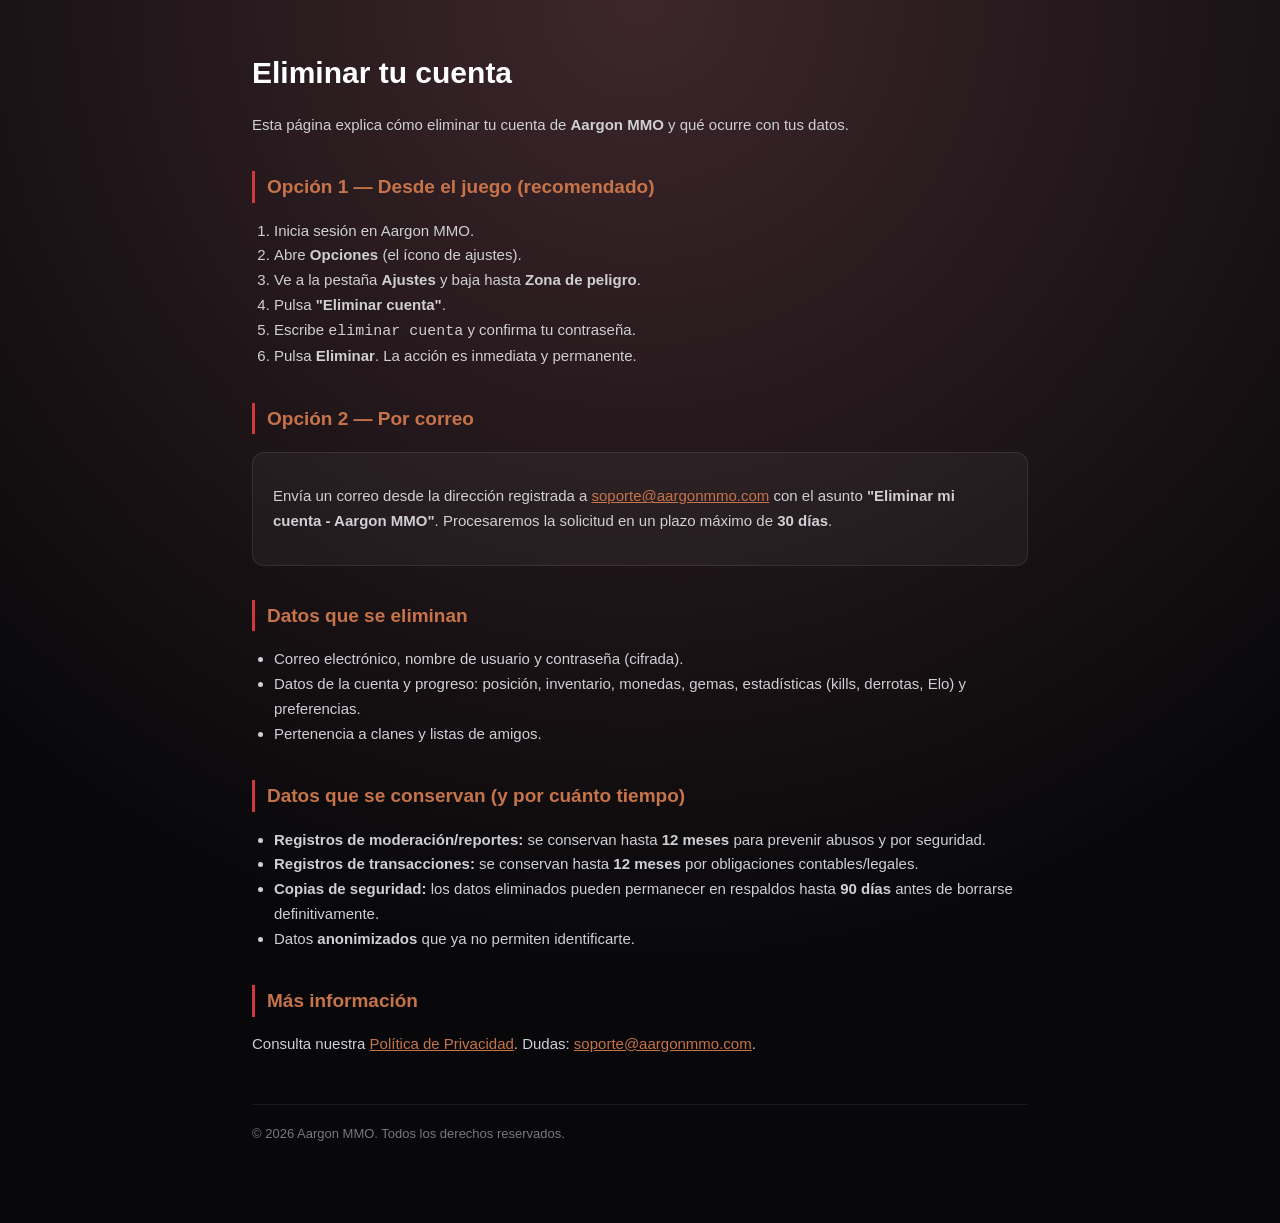
<file: delete-account.html>
<!DOCTYPE html>
<html lang="es">
<head>
<meta charset="UTF-8">
<meta name="viewport" content="width=device-width, initial-scale=1.0">
<title>Eliminar tu cuenta - Aargon MMO</title>
<style>
    :root { --accent: #d1383b; --accent2: #c7734a; }
    * { box-sizing: border-box; }
    body {
        margin: 0;
        background: radial-gradient(circle at top, rgba(40, 15, 20, 0.9) 0%, #08080a 70%);
        color: #e8e8ea; font-family: -apple-system, BlinkMacSystemFont, 'Segoe UI', Roboto, sans-serif;
        line-height: 1.65; min-height: 100vh;
    }
    .wrap { max-width: 820px; margin: 0 auto; padding: 48px 22px 80px; }
    h1 { font-size: 30px; margin: 0 0 6px; color: #fff; }
    h2 { font-size: 19px; margin: 34px 0 10px; color: var(--accent2); border-left: 3px solid var(--accent); padding-left: 12px; }
    p, li { font-size: 15px; color: #cfcfd4; }
    ul, ol { padding-left: 22px; }
    a { color: var(--accent2); }
    .card { background: rgba(255,255,255,0.04); border: 1px solid rgba(255,255,255,0.09); border-radius: 12px; padding: 16px 20px; margin: 18px 0; }
    footer { margin-top: 48px; font-size: 13px; color: #77777d; border-top: 1px solid rgba(255,255,255,0.08); padding-top: 18px; }
</style>
</head>
<body>
<div class="wrap">
    <h1>Eliminar tu cuenta</h1>
    <p>Esta página explica cómo eliminar tu cuenta de <strong>Aargon MMO</strong> y qué ocurre con tus datos.</p>

    <h2>Opción 1 — Desde el juego (recomendado)</h2>
    <ol>
        <li>Inicia sesión en Aargon MMO.</li>
        <li>Abre <strong>Opciones</strong> (el ícono de ajustes).</li>
        <li>Ve a la pestaña <strong>Ajustes</strong> y baja hasta <strong>Zona de peligro</strong>.</li>
        <li>Pulsa <strong>"Eliminar cuenta"</strong>.</li>
        <li>Escribe <code>eliminar cuenta</code> y confirma tu contraseña.</li>
        <li>Pulsa <strong>Eliminar</strong>. La acción es inmediata y permanente.</li>
    </ol>

    <h2>Opción 2 — Por correo</h2>
    <div class="card">
        <p>Envía un correo desde la dirección registrada a <a href="mailto:soporte@aargonmmo.com?subject=Eliminar%20mi%20cuenta%20-%20Aargon%20MMO">soporte@aargonmmo.com</a> con el asunto <strong>"Eliminar mi cuenta - Aargon MMO"</strong>. Procesaremos la solicitud en un plazo máximo de <strong>30 días</strong>.</p>
    </div>

    <h2>Datos que se eliminan</h2>
    <ul>
        <li>Correo electrónico, nombre de usuario y contraseña (cifrada).</li>
        <li>Datos de la cuenta y progreso: posición, inventario, monedas, gemas, estadísticas (kills, derrotas, Elo) y preferencias.</li>
        <li>Pertenencia a clanes y listas de amigos.</li>
    </ul>

    <h2>Datos que se conservan (y por cuánto tiempo)</h2>
    <ul>
        <li><strong>Registros de moderación/reportes:</strong> se conservan hasta <strong>12 meses</strong> para prevenir abusos y por seguridad.</li>
        <li><strong>Registros de transacciones:</strong> se conservan hasta <strong>12 meses</strong> por obligaciones contables/legales.</li>
        <li><strong>Copias de seguridad:</strong> los datos eliminados pueden permanecer en respaldos hasta <strong>90 días</strong> antes de borrarse definitivamente.</li>
        <li>Datos <strong>anonimizados</strong> que ya no permiten identificarte.</li>
    </ul>

    <h2>Más información</h2>
    <p>Consulta nuestra <a href="privacy.html">Política de Privacidad</a>. Dudas: <a href="mailto:soporte@aargonmmo.com">soporte@aargonmmo.com</a>.</p>

    <footer>© <span id="yr"></span> Aargon MMO. Todos los derechos reservados.</footer>
</div>
<script>document.getElementById('yr').textContent = new Date().getFullYear();</script>
</body>
</html>
</file>
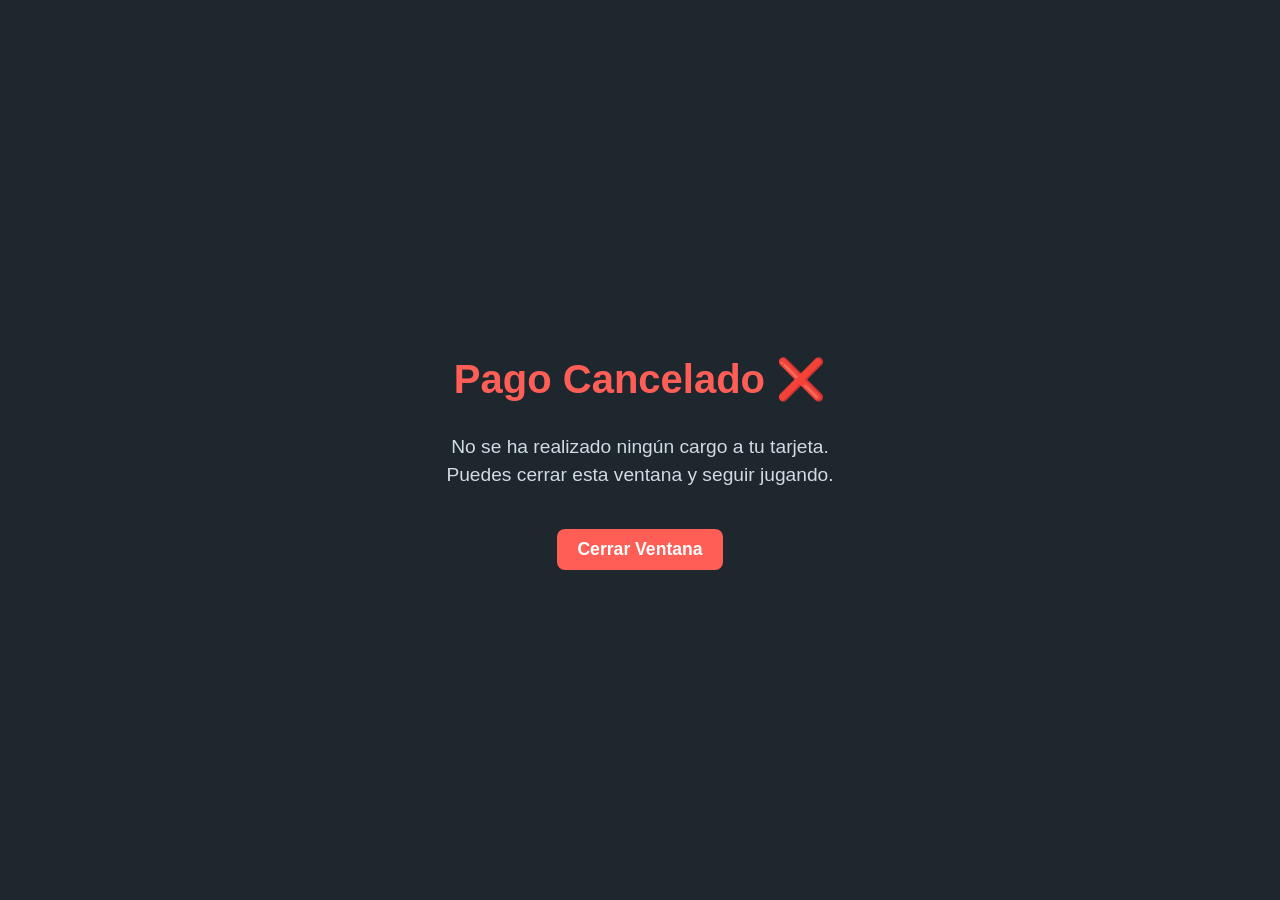
<file: payment_cancel.html>
<!DOCTYPE html>
<html lang="es">
<head>
    <meta charset="UTF-8">
    <meta name="viewport" content="width=device-width, initial-scale=1.0">
    <title>Pago Cancelado - Argems</title>
    <style>
        body { 
            background: #1e272e; 
            color: white; 
            font-family: 'Segoe UI', Tahoma, Geneva, Verdana, sans-serif; 
            display: flex; 
            flex-direction: column; 
            align-items: center; 
            justify-content: center; 
            height: 100vh; 
            margin: 0; 
            text-align: center; 
        }
        h1 { color: #ff5e57; font-size: 2.5rem; margin-bottom: 10px; }
        p { color: #d2dae2; font-size: 1.2rem; max-width: 400px; line-height: 1.5; }
        button {
            background: #ff5e57;
            color: white;
            border: none;
            padding: 10px 20px;
            font-size: 1.1rem;
            border-radius: 8px;
            margin-top: 20px;
            cursor: pointer;
            font-weight: bold;
        }
        button:hover { background: #ff3f34; }
    </style>
</head>
<body>
    <h1>Pago Cancelado ❌</h1>
    <p>No se ha realizado ningún cargo a tu tarjeta. Puedes cerrar esta ventana y seguir jugando.</p>
    <button onclick="window.close()">Cerrar Ventana</button>
    <script>
        // Intentar cerrar la ventana automáticamente después de 4 segundos
        setTimeout(() => {
            window.close();
        }, 4000);
    </script>
</body>
</html>
</file>
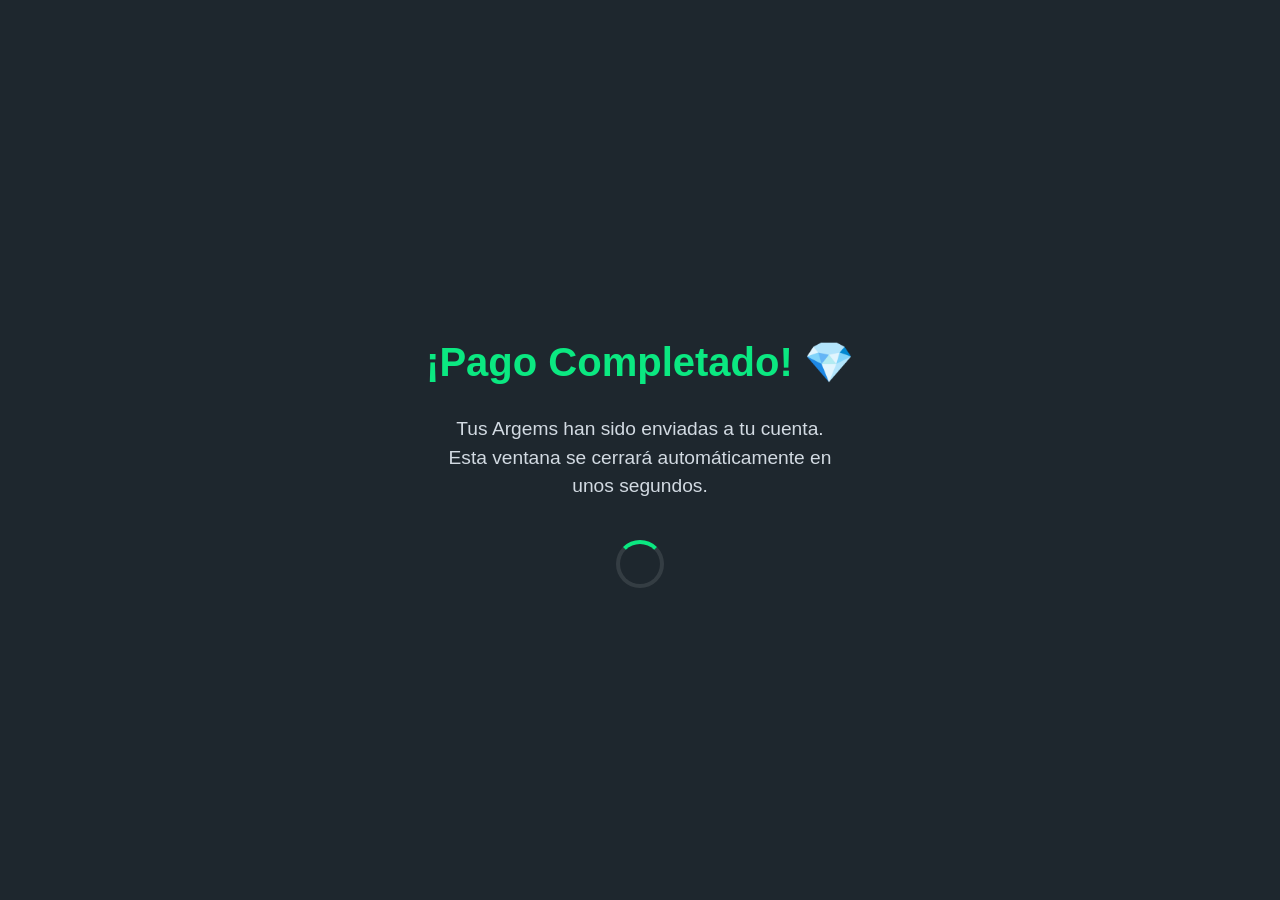
<file: payment_success.html>
<!DOCTYPE html>
<html lang="es">
<head>
    <meta charset="UTF-8">
    <meta name="viewport" content="width=device-width, initial-scale=1.0">
    <title>Pago Exitoso - Argems</title>
    <style>
        body { 
            background: #1e272e; 
            color: white; 
            font-family: 'Segoe UI', Tahoma, Geneva, Verdana, sans-serif; 
            display: flex; 
            flex-direction: column; 
            align-items: center; 
            justify-content: center; 
            height: 100vh; 
            margin: 0; 
            text-align: center; 
        }
        h1 { color: #0be881; font-size: 2.5rem; margin-bottom: 10px; }
        p { color: #d2dae2; font-size: 1.2rem; max-width: 400px; line-height: 1.5; }
        .loader {
            border: 4px solid rgba(255,255,255,0.1);
            border-top: 4px solid #0be881;
            border-radius: 50%;
            width: 40px;
            height: 40px;
            animation: spin 1s linear infinite;
            margin-top: 20px;
        }
        @keyframes spin { 0% { transform: rotate(0deg); } 100% { transform: rotate(360deg); } }
    </style>
</head>
<body>
    <h1>¡Pago Completado! 💎</h1>
    <p>Tus Argems han sido enviadas a tu cuenta. Esta ventana se cerrará automáticamente en unos segundos.</p>
    <div class="loader"></div>
    <script>
        // Intentar cerrar la ventana automáticamente después de 3 segundos
        setTimeout(() => {
            window.close();
        }, 3000);
    </script>
</body>
</html>
</file>
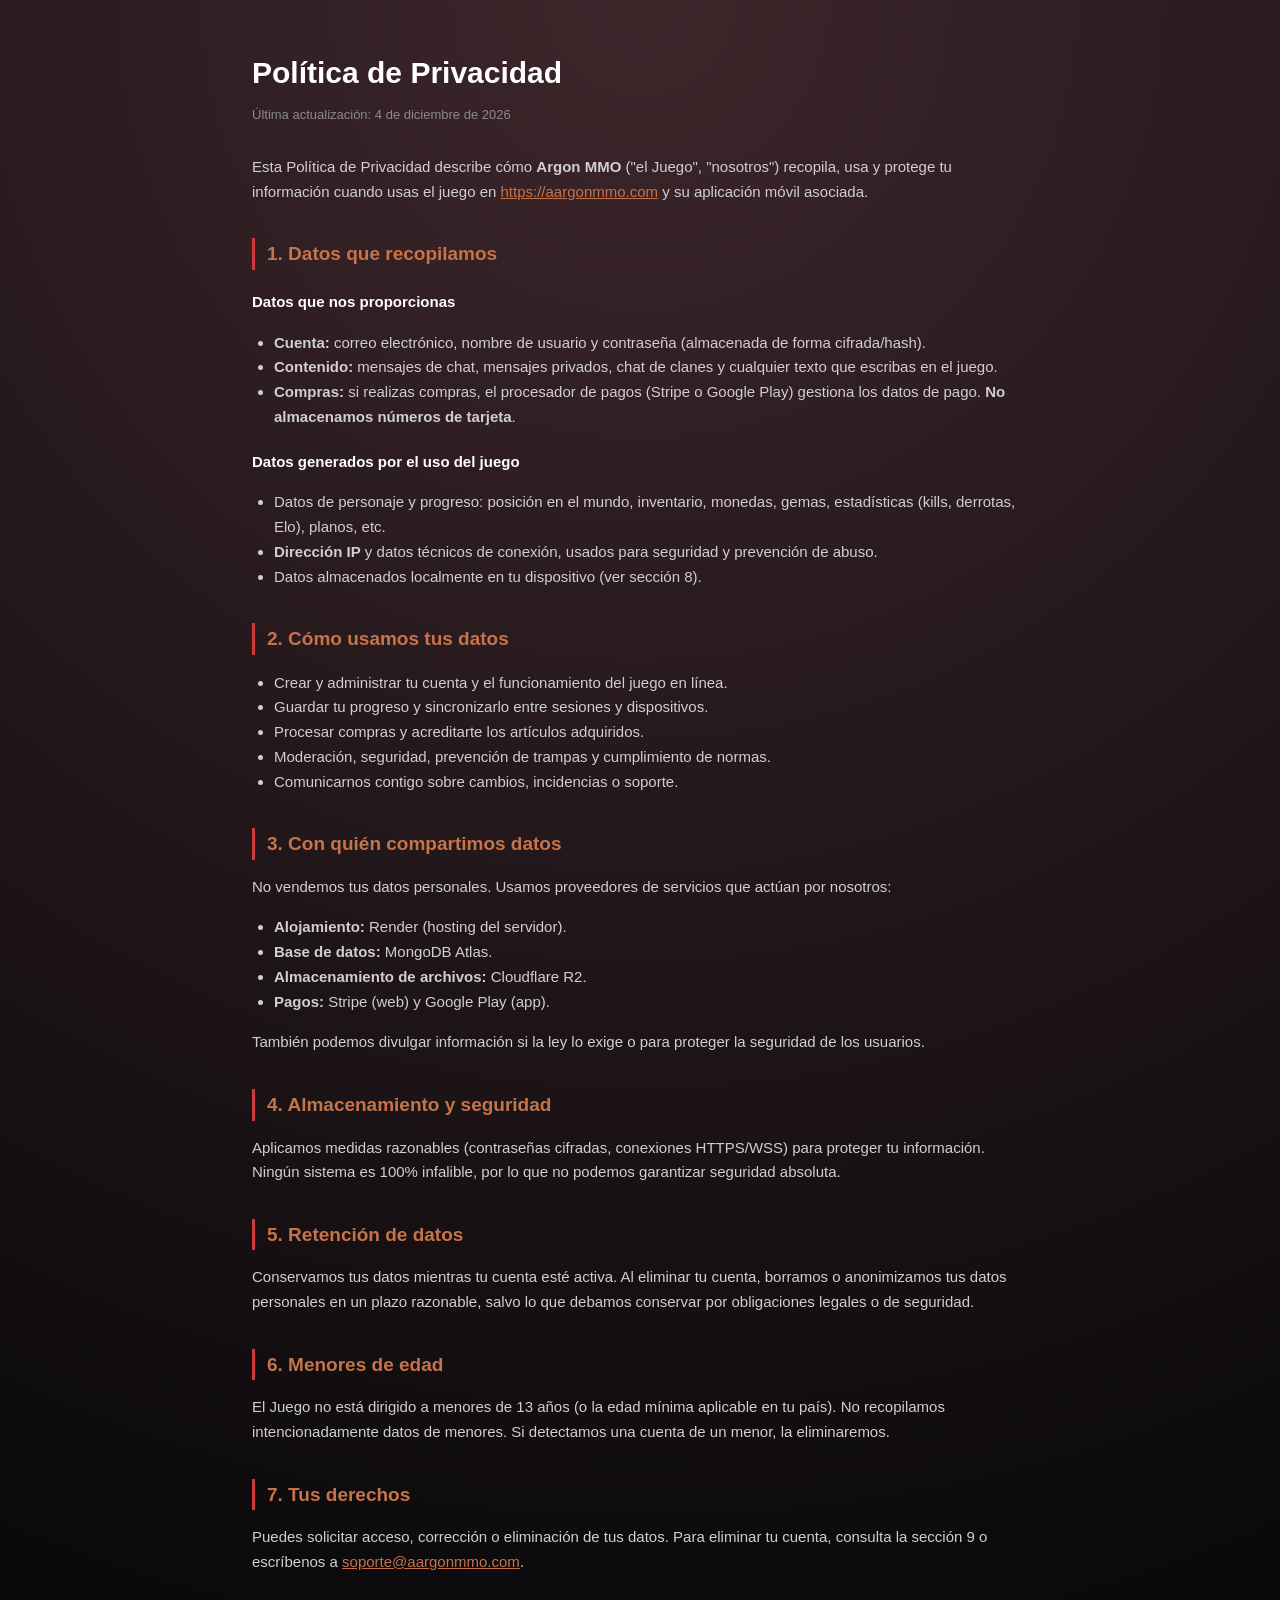
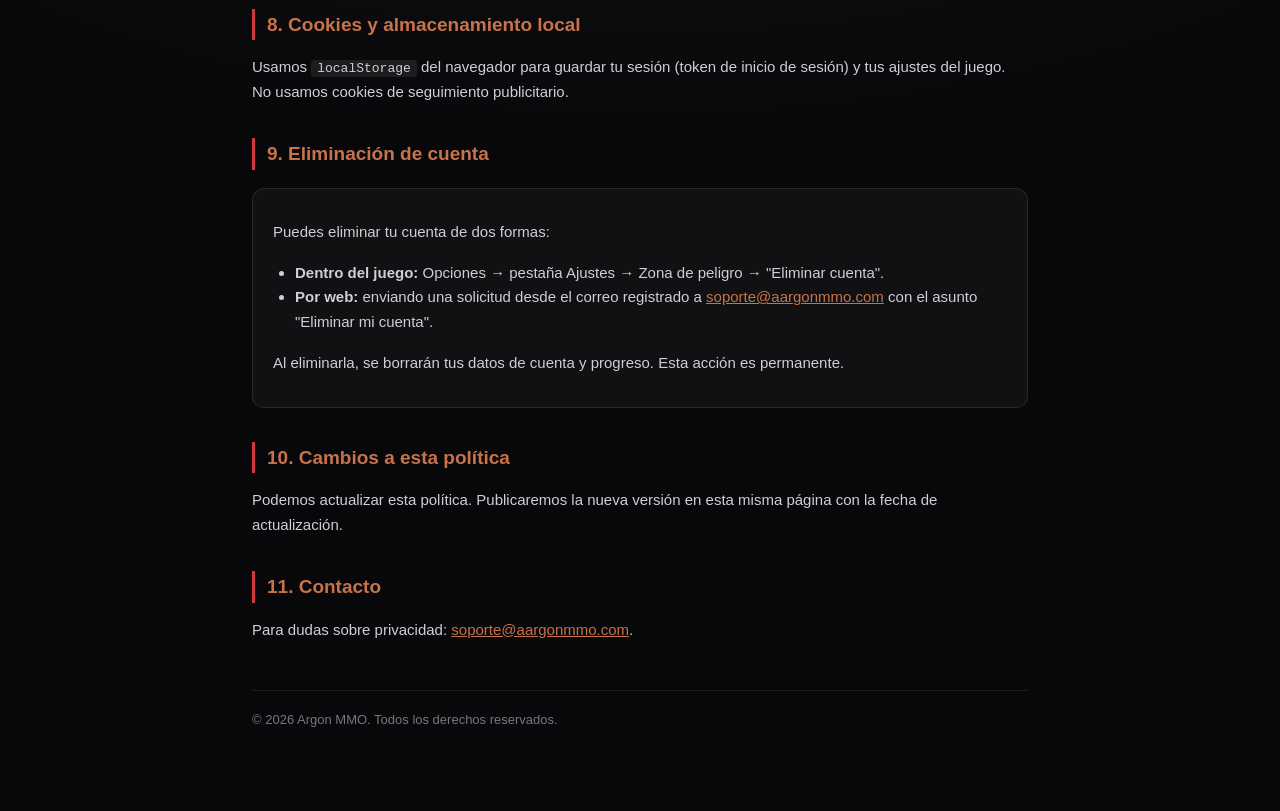
<file: privacy.html>
<!DOCTYPE html>
<html lang="es">
<head>
<meta charset="UTF-8">
<meta name="viewport" content="width=device-width, initial-scale=1.0">
<title>Política de Privacidad - Argon MMO</title>
<style>
    :root { --accent: #d1383b; --accent2: #c7734a; }
    * { box-sizing: border-box; }
    body {
        margin: 0;
        background: radial-gradient(circle at top, rgba(40, 15, 20, 0.9) 0%, #08080a 70%);
        color: #e8e8ea;
        font-family: -apple-system, BlinkMacSystemFont, 'Segoe UI', Roboto, sans-serif;
        line-height: 1.65;
        min-height: 100vh;
    }
    .wrap { max-width: 820px; margin: 0 auto; padding: 48px 22px 80px; }
    h1 { font-size: 30px; margin: 0 0 6px; color: #fff; }
    h2 { font-size: 19px; margin: 34px 0 10px; color: var(--accent2); border-left: 3px solid var(--accent); padding-left: 12px; }
    h3 { font-size: 15px; margin: 20px 0 6px; color: #fff; }
    p, li { font-size: 15px; color: #cfcfd4; }
    ul { padding-left: 22px; }
    a { color: var(--accent2); }
    .updated { font-size: 13px; color: #8a8a90; margin-bottom: 30px; }
    .card { background: rgba(255,255,255,0.04); border: 1px solid rgba(255,255,255,0.09); border-radius: 12px; padding: 16px 20px; margin: 18px 0; }
    code { background: rgba(255,255,255,0.08); padding: 1px 6px; border-radius: 4px; font-size: 13px; }
    footer { margin-top: 48px; font-size: 13px; color: #77777d; border-top: 1px solid rgba(255,255,255,0.08); padding-top: 18px; }
</style>
</head>
<body>
<div class="wrap">
    <h1>Política de Privacidad</h1>
    <div class="updated">Última actualización: <span id="upd">—</span></div>

    <p>Esta Política de Privacidad describe cómo <strong>Argon MMO</strong> ("el Juego", "nosotros") recopila, usa y protege tu información cuando usas el juego en <a href="https://aargonmmo.com">https://aargonmmo.com</a> y su aplicación móvil asociada.</p>

    <h2>1. Datos que recopilamos</h2>
    <h3>Datos que nos proporcionas</h3>
    <ul>
        <li><strong>Cuenta:</strong> correo electrónico, nombre de usuario y contraseña (almacenada de forma cifrada/hash).</li>
        <li><strong>Contenido:</strong> mensajes de chat, mensajes privados, chat de clanes y cualquier texto que escribas en el juego.</li>
        <li><strong>Compras:</strong> si realizas compras, el procesador de pagos (Stripe o Google Play) gestiona los datos de pago. <strong>No almacenamos números de tarjeta</strong>.</li>
    </ul>
    <h3>Datos generados por el uso del juego</h3>
    <ul>
        <li>Datos de personaje y progreso: posición en el mundo, inventario, monedas, gemas, estadísticas (kills, derrotas, Elo), planos, etc.</li>
        <li><strong>Dirección IP</strong> y datos técnicos de conexión, usados para seguridad y prevención de abuso.</li>
        <li>Datos almacenados localmente en tu dispositivo (ver sección 8).</li>
    </ul>

    <h2>2. Cómo usamos tus datos</h2>
    <ul>
        <li>Crear y administrar tu cuenta y el funcionamiento del juego en línea.</li>
        <li>Guardar tu progreso y sincronizarlo entre sesiones y dispositivos.</li>
        <li>Procesar compras y acreditarte los artículos adquiridos.</li>
        <li>Moderación, seguridad, prevención de trampas y cumplimiento de normas.</li>
        <li>Comunicarnos contigo sobre cambios, incidencias o soporte.</li>
    </ul>

    <h2>3. Con quién compartimos datos</h2>
    <p>No vendemos tus datos personales. Usamos proveedores de servicios que actúan por nosotros:</p>
    <ul>
        <li><strong>Alojamiento:</strong> Render (hosting del servidor).</li>
        <li><strong>Base de datos:</strong> MongoDB Atlas.</li>
        <li><strong>Almacenamiento de archivos:</strong> Cloudflare R2.</li>
        <li><strong>Pagos:</strong> Stripe (web) y Google Play (app).</li>
    </ul>
    <p>También podemos divulgar información si la ley lo exige o para proteger la seguridad de los usuarios.</p>

    <h2>4. Almacenamiento y seguridad</h2>
    <p>Aplicamos medidas razonables (contraseñas cifradas, conexiones HTTPS/WSS) para proteger tu información. Ningún sistema es 100% infalible, por lo que no podemos garantizar seguridad absoluta.</p>

    <h2>5. Retención de datos</h2>
    <p>Conservamos tus datos mientras tu cuenta esté activa. Al eliminar tu cuenta, borramos o anonimizamos tus datos personales en un plazo razonable, salvo lo que debamos conservar por obligaciones legales o de seguridad.</p>

    <h2>6. Menores de edad</h2>
    <p>El Juego no está dirigido a menores de 13 años (o la edad mínima aplicable en tu país). No recopilamos intencionadamente datos de menores. Si detectamos una cuenta de un menor, la eliminaremos.</p>

    <h2>7. Tus derechos</h2>
    <p>Puedes solicitar acceso, corrección o eliminación de tus datos. Para eliminar tu cuenta, consulta la sección 9 o escríbenos a <a href="mailto:soporte@aargonmmo.com">soporte@aargonmmo.com</a>.</p>

    <h2>8. Cookies y almacenamiento local</h2>
    <p>Usamos <code>localStorage</code> del navegador para guardar tu sesión (token de inicio de sesión) y tus ajustes del juego. No usamos cookies de seguimiento publicitario.</p>

    <h2>9. Eliminación de cuenta</h2>
    <div class="card">
        <p>Puedes eliminar tu cuenta de dos formas:</p>
        <ul>
            <li><strong>Dentro del juego:</strong> Opciones → pestaña Ajustes → Zona de peligro → "Eliminar cuenta".</li>
            <li><strong>Por web:</strong> enviando una solicitud desde el correo registrado a <a href="mailto:soporte@aargonmmo.com?subject=Eliminar%20mi%20cuenta">soporte@aargonmmo.com</a> con el asunto "Eliminar mi cuenta".</li>
        </ul>
        <p>Al eliminarla, se borrarán tus datos de cuenta y progreso. Esta acción es permanente.</p>
    </div>

    <h2>10. Cambios a esta política</h2>
    <p>Podemos actualizar esta política. Publicaremos la nueva versión en esta misma página con la fecha de actualización.</p>

    <h2>11. Contacto</h2>
    <p>Para dudas sobre privacidad: <a href="mailto:soporte@aargonmmo.com">soporte@aargonmmo.com</a>.</p>

    <footer>© <span id="yr"></span> Argon MMO. Todos los derechos reservados.</footer>
</div>
<script>
    document.getElementById('upd').textContent = new Date().toLocaleDateString('es-ES', { year: 'numeric', month: 'long', day: 'numeric' });
    document.getElementById('yr').textContent = new Date().getFullYear();
</script>
</body>
</html>
</file>
